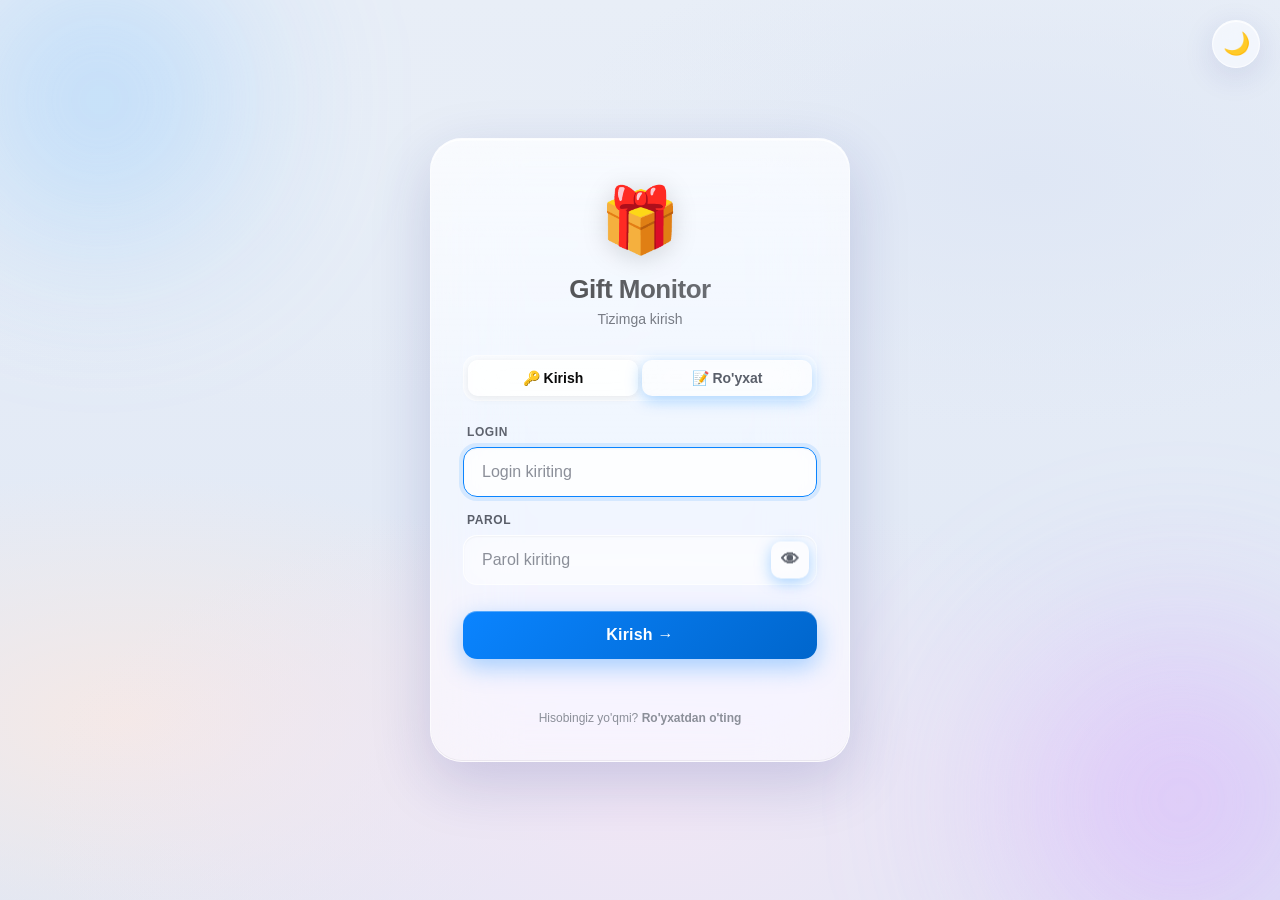
<file: inex.html>
<!DOCTYPE html>
<html lang="uz">
<head>
<meta charset="UTF-8">
<meta name="viewport" content="width=device-width, initial-scale=1.0, viewport-fit=cover">
<meta name="apple-mobile-web-app-capable" content="yes">
<meta name="apple-mobile-web-app-status-bar-style" content="black-translucent">
<meta name="theme-color" content="#000000">
<title>🎁 Gift Monitor</title>
<style>
/* ============================================================
   iOS 26 LIQUID GLASS — GLOBAL
   ============================================================ */
* {
  box-sizing: border-box; margin: 0; padding: 0;
  font-family: -apple-system, 'SF Pro Display', 'SF Pro Text',
               'Segoe UI', Roboto, sans-serif;
  -webkit-tap-highlight-color: transparent;
  -webkit-font-smoothing: antialiased;
}

:root {
  /* Yorug' rejim */
  --bg-grad-1: #e8eef7;
  --bg-grad-2: #dfe7f5;
  --bg-grad-3: #f0e6f5;
  --bg-grad-4: #f5e9e6;

  --glass-bg: rgba(255, 255, 255, 0.55);
  --glass-bg-strong: rgba(255, 255, 255, 0.72);
  --glass-bg-soft: rgba(255, 255, 255, 0.35);
  --glass-border: rgba(255, 255, 255, 0.65);
  --glass-border-soft: rgba(255, 255, 255, 0.4);
  --glass-shadow: 0 8px 32px rgba(31, 38, 135, 0.12);
  --glass-shadow-lg: 0 20px 60px rgba(31, 38, 135, 0.18);
  --glass-highlight: rgba(255, 255, 255, 0.85);

  --text: #0a0a0a;
  --text-soft: #5a5f6a;
  --text-faint: #8b8f99;

  --accent: #0a84ff;
  --accent-soft: rgba(10, 132, 255, 0.12);
  --up: #30d158;
  --down: #ff3b30;
  --flat: #8e8e93;
}

body.dark {
  --bg-grad-1: #0a0e1a;
  --bg-grad-2: #10142a;
  --bg-grad-3: #1a0f1e;
  --bg-grad-4: #0e0a1a;

  --glass-bg: rgba(30, 35, 50, 0.55);
  --glass-bg-strong: rgba(35, 40, 55, 0.72);
  --glass-bg-soft: rgba(40, 45, 60, 0.35);
  --glass-border: rgba(255, 255, 255, 0.12);
  --glass-border-soft: rgba(255, 255, 255, 0.08);
  --glass-shadow: 0 8px 32px rgba(0, 0, 0, 0.4);
  --glass-shadow-lg: 0 20px 60px rgba(0, 0, 0, 0.6);
  --glass-highlight: rgba(255, 255, 255, 0.18);

  --text: #f5f5f7;
  --text-soft: #a1a5b0;
  --text-faint: #6b6f7a;

  --accent: #0a84ff;
  --accent-soft: rgba(10, 132, 255, 0.2);
}

html, body {
  min-height: 100%;
  overflow-x: hidden;
}

body {
  background:
    radial-gradient(ellipse 80% 60% at 20% 10%, var(--bg-grad-1) 0%, transparent 60%),
    radial-gradient(ellipse 70% 50% at 80% 20%, var(--bg-grad-2) 0%, transparent 55%),
    radial-gradient(ellipse 80% 60% at 50% 90%, var(--bg-grad-3) 0%, transparent 60%),
    radial-gradient(ellipse 70% 50% at 10% 80%, var(--bg-grad-4) 0%, transparent 55%),
    linear-gradient(180deg, var(--bg-grad-1) 0%, var(--bg-grad-2) 100%);
  background-attachment: fixed;
  color: var(--text);
  min-height: 100vh;
  min-height: 100dvh;
  transition: color .3s;
  position: relative;
}

/* Suyuq shisha fon uchun "blob"lar */
body::before, body::after {
  content: ""; position: fixed; border-radius: 50%;
  filter: blur(80px); opacity: 0.55; pointer-events: none;
  z-index: 0;
  animation: float 20s ease-in-out infinite;
}
body::before {
  width: 400px; height: 400px;
  background: radial-gradient(circle, #7ac1ff, transparent 70%);
  top: -100px; left: -100px;
}
body::after {
  width: 500px; height: 500px;
  background: radial-gradient(circle, #d99bff, transparent 70%);
  bottom: -150px; right: -150px;
  animation-delay: -10s;
}
body.dark::before { background: radial-gradient(circle, #1e40af, transparent 70%); opacity: 0.4; }
body.dark::after  { background: radial-gradient(circle, #6d28d9, transparent 70%); opacity: 0.35; }

@keyframes float {
  0%, 100% { transform: translate(0, 0) scale(1); }
  33%      { transform: translate(60px, -40px) scale(1.1); }
  66%      { transform: translate(-40px, 50px) scale(0.95); }
}

/* Liquid Glass asosiy klass */
.glass {
  background: var(--glass-bg);
  backdrop-filter: blur(24px) saturate(180%);
  -webkit-backdrop-filter: blur(24px) saturate(180%);
  border: 1px solid var(--glass-border);
  box-shadow: var(--glass-shadow), inset 0 1px 0 var(--glass-highlight);
  position: relative;
  overflow: hidden;
}
.glass::before {
  content: ""; position: absolute; inset: 0;
  background: linear-gradient(135deg,
    var(--glass-highlight) 0%,
    transparent 40%,
    transparent 60%,
    var(--glass-highlight) 100%);
  opacity: 0.35; pointer-events: none;
  border-radius: inherit;
}

/* ==================== AUTH ==================== */
#authPage {
  min-height: 100vh;
  min-height: 100dvh;
  display: flex; align-items: center; justify-content: center;
  padding: 20px;
  padding-top: max(20px, env(safe-area-inset-top));
  padding-bottom: max(20px, env(safe-area-inset-bottom));
  position: relative; z-index: 1;
}

.auth-box {
  width: 100%; max-width: 420px;
  border-radius: 32px;
  padding: 44px 32px 36px;
  background: var(--glass-bg);
  backdrop-filter: blur(40px) saturate(180%);
  -webkit-backdrop-filter: blur(40px) saturate(180%);
  border: 1.5px solid var(--glass-border);
  box-shadow: var(--glass-shadow-lg),
              inset 0 1.5px 0 var(--glass-highlight),
              inset 0 -1px 0 rgba(0,0,0,0.05);
  position: relative;
  overflow: hidden;
  animation: slideIn .5s cubic-bezier(.2,.9,.3,1.2);
}
@keyframes slideIn {
  from { opacity: 0; transform: translateY(30px) scale(.96); }
  to   { opacity: 1; transform: translateY(0) scale(1); }
}
.auth-box::before {
  content: ""; position: absolute; top: 0; left: 0; right: 0; height: 50%;
  background: linear-gradient(180deg,
    var(--glass-highlight) 0%,
    transparent 100%);
  opacity: 0.5; pointer-events: none;
}

.auth-logo {
  font-size: 64px; text-align: center; margin-bottom: 16px;
  filter: drop-shadow(0 4px 12px rgba(0,0,0,.15));
  animation: bounce 2s ease-in-out infinite;
}
@keyframes bounce {
  0%, 100% { transform: translateY(0); }
  50%      { transform: translateY(-6px); }
}

.auth-box h1 {
  font-size: 26px; font-weight: 800; text-align: center;
  margin-bottom: 6px; letter-spacing: -0.5px;
  background: linear-gradient(135deg, var(--text) 0%, var(--text-soft) 100%);
  -webkit-background-clip: text; -webkit-text-fill-color: transparent;
}
.auth-box .sub {
  text-align: center; color: var(--text-soft);
  font-size: 14px; margin-bottom: 28px; font-weight: 500;
}

.auth-tabs {
  display: flex; gap: 4px;
  background: var(--glass-bg-soft);
  backdrop-filter: blur(20px);
  -webkit-backdrop-filter: blur(20px);
  padding: 4px; border-radius: 14px;
  margin-bottom: 24px;
  border: 1px solid var(--glass-border-soft);
}
.auth-tab {
  flex: 1; padding: 10px; border-radius: 10px; border: none;
  background: transparent; color: var(--text-soft);
  font-size: 14px; font-weight: 600; cursor: pointer;
  transition: all .3s cubic-bezier(.2,.9,.3,1.2);
  font-family: inherit;
}
.auth-tab.active {
  background: var(--glass-bg-strong);
  color: var(--text);
  box-shadow: 0 2px 8px rgba(0,0,0,.08),
              inset 0 1px 0 var(--glass-highlight);
}

.field { margin-bottom: 16px; }
.field label {
  display: block; font-size: 12px; font-weight: 700;
  color: var(--text-soft); margin-bottom: 8px;
  text-transform: uppercase; letter-spacing: .6px;
  padding-left: 4px;
}
.field input {
  width: 100%; padding: 15px 18px;
  border: 1.5px solid var(--glass-border);
  border-radius: 14px;
  background: var(--glass-bg-soft);
  backdrop-filter: blur(20px);
  -webkit-backdrop-filter: blur(20px);
  color: var(--text);
  font-size: 16px;
  font-family: inherit;
  transition: all .25s;
  box-shadow: inset 0 1px 2px rgba(0,0,0,.04);
  -webkit-appearance: none;
}
.field input::placeholder { color: var(--text-faint); }
.field input:focus {
  outline: none;
  border-color: var(--accent);
  background: var(--glass-bg-strong);
  box-shadow: 0 0 0 4px var(--accent-soft),
              inset 0 1px 2px rgba(0,0,0,.04);
}
.field .eye { position: relative; }
.field .eye input { padding-right: 50px; }
.field .eye button {
  position: absolute; right: 8px; top: 50%;
  transform: translateY(-50%);
  background: transparent; border: none;
  color: var(--text-soft); cursor: pointer;
  font-size: 18px; padding: 8px 10px;
  border-radius: 10px;
  transition: background .2s;
}
.field .eye button:hover { background: var(--glass-bg-soft); }

.auth-btn {
  width: 100%; padding: 15px; margin-top: 10px;
  background: linear-gradient(135deg, var(--accent) 0%, #0066cc 100%);
  color: #fff; border: none; border-radius: 14px;
  font-size: 16px; font-weight: 700;
  cursor: pointer;
  transition: all .25s cubic-bezier(.2,.9,.3,1.2);
  box-shadow: 0 8px 24px rgba(10,132,255,.35),
              inset 0 1px 0 rgba(255,255,255,.3);
  letter-spacing: .2px;
}
.auth-btn:hover { transform: translateY(-1px); box-shadow: 0 12px 32px rgba(10,132,255,.45), inset 0 1px 0 rgba(255,255,255,.3); }
.auth-btn:active { transform: translateY(0) scale(.98); }

.auth-err { color: var(--down); font-size: 13px; text-align: center;
            margin-top: 14px; min-height: 18px; font-weight: 600; }
.auth-ok  { color: var(--up); font-size: 13px; text-align: center;
            margin-top: 14px; min-height: 18px; font-weight: 600; }
.auth-hint { color: var(--text-faint); font-size: 12px;
             text-align: center; margin-top: 20px; font-weight: 500; }

.theme-toggle-fixed {
  position: fixed;
  top: max(20px, env(safe-area-inset-top));
  right: 20px;
  width: 48px; height: 48px; border-radius: 50%;
  border: 1.5px solid var(--glass-border);
  background: var(--glass-bg);
  backdrop-filter: blur(24px) saturate(180%);
  -webkit-backdrop-filter: blur(24px) saturate(180%);
  color: var(--text); font-size: 22px; cursor: pointer;
  display: flex; align-items: center; justify-content: center;
  transition: all .3s cubic-bezier(.2,.9,.3,1.2);
  box-shadow: var(--glass-shadow), inset 0 1px 0 var(--glass-highlight);
  z-index: 100;
}
.theme-toggle-fixed:hover { transform: scale(1.08) rotate(15deg); }
.theme-toggle-fixed:active { transform: scale(.95); }

/* ==================== SAYT ==================== */
#mainPage { display: none; position: relative; z-index: 1; }
#mainPage.active { display: block; }

header {
  display: flex; justify-content: space-between; align-items: center;
  padding: 14px 22px;
  padding-top: max(14px, env(safe-area-inset-top));
  background: var(--glass-bg);
  backdrop-filter: blur(30px) saturate(180%);
  -webkit-backdrop-filter: blur(30px) saturate(180%);
  border-bottom: 1px solid var(--glass-border);
  position: sticky; top: 0; z-index: 50;
  box-shadow: 0 4px 20px rgba(0,0,0,.06);
  gap: 12px;
  flex-wrap: wrap;
}
header h1 {
  font-size: 20px; font-weight: 800; letter-spacing: -0.4px;
  display: flex; align-items: center; gap: 8px;
}
.header-actions { display: flex; gap: 8px; align-items: center; flex-wrap: wrap; }

.user-badge {
  display: flex; align-items: center; gap: 8px;
  padding: 6px 14px 6px 6px;
  background: var(--glass-bg-soft);
  backdrop-filter: blur(20px);
  -webkit-backdrop-filter: blur(20px);
  border-radius: 100px;
  border: 1px solid var(--glass-border-soft);
  font-size: 13px; font-weight: 700;
}
.user-badge .av {
  width: 30px; height: 30px; border-radius: 50%;
  background: linear-gradient(135deg, var(--accent), #0066cc);
  color: #fff;
  display: flex; align-items: center; justify-content: center;
  font-size: 13px; font-weight: 800;
  box-shadow: 0 2px 8px rgba(10,132,255,.35);
}
.user-badge .admin-tag {
  font-size: 10px; padding: 2px 8px;
  background: rgba(48,209,88,.18);
  color: var(--up);
  border-radius: 100px;
  font-weight: 800;
  letter-spacing: .5px;
}

.icon-btn {
  width: 44px; height: 44px; border-radius: 50%;
  border: 1.5px solid var(--glass-border);
  background: var(--glass-bg-soft);
  backdrop-filter: blur(20px) saturate(180%);
  -webkit-backdrop-filter: blur(20px) saturate(180%);
  color: var(--text); font-size: 18px; cursor: pointer;
  display: flex; align-items: center; justify-content: center;
  transition: all .25s cubic-bezier(.2,.9,.3,1.2);
  box-shadow: inset 0 1px 0 var(--glass-highlight);
}
.icon-btn:hover { transform: scale(1.05); background: var(--glass-bg); }
.icon-btn:active { transform: scale(.95); }
.icon-btn.danger:hover {
  background: var(--down); color: #fff;
  border-color: var(--down);
  box-shadow: 0 4px 16px rgba(255,59,48,.35);
}

.page { display: none; }
.page.active { display: block; animation: fadeIn .35s ease; }
@keyframes fadeIn { from { opacity: 0; transform: translateY(8px); }
                    to   { opacity: 1; transform: translateY(0); } }

/* ==================== KATALOG ==================== */
.grid {
  display: grid;
  grid-template-columns: repeat(auto-fill, minmax(280px, 1fr));
  gap: 18px; padding: 24px;
  max-width: 1400px; margin: 0 auto;
  padding-left: max(24px, env(safe-area-inset-left));
  padding-right: max(24px, env(safe-area-inset-right));
}

.card {
  background: var(--glass-bg);
  backdrop-filter: blur(30px) saturate(180%);
  -webkit-backdrop-filter: blur(30px) saturate(180%);
  border: 1.5px solid var(--glass-border);
  border-radius: 24px; overflow: hidden;
  cursor: pointer;
  transition: all .35s cubic-bezier(.2,.9,.3,1.2);
  padding-bottom: 16px;
  position: relative;
  box-shadow: var(--glass-shadow),
              inset 0 1.5px 0 var(--glass-highlight);
}
.card::before {
  content: ""; position: absolute; top: 0; left: 0; right: 0; height: 40%;
  background: linear-gradient(180deg,
    var(--glass-highlight) 0%, transparent 100%);
  opacity: 0.4; pointer-events: none;
  border-radius: 24px 24px 0 0;
}
.card:hover {
  transform: translateY(-6px) scale(1.01);
  box-shadow: var(--glass-shadow-lg),
              inset 0 1.5px 0 var(--glass-highlight);
  border-color: var(--glass-highlight);
}
.card:active { transform: translateY(-2px) scale(.99); }

.img-wrap {
  height: 170px; display: flex;
  align-items: center; justify-content: center;
  background: var(--glass-bg-soft);
  margin: 8px; border-radius: 18px;
  position: relative; z-index: 1;
}
.img-wrap img {
  max-height: 100%; max-width: 100%;
  object-fit: contain; padding: 16px;
  filter: drop-shadow(0 8px 16px rgba(0,0,0,.15));
  transition: transform .4s;
}
.card:hover .img-wrap img { transform: scale(1.08); }
.placeholder { font-size: 64px; opacity: .9; }

.info { padding: 6px 20px 0; position: relative; z-index: 1; }
.info h3 {
  font-size: 16px; font-weight: 800;
  margin-bottom: 12px; letter-spacing: -0.2px;
  white-space: nowrap; overflow: hidden; text-overflow: ellipsis;
}
.price-row {
  display: flex; justify-content: space-between;
  align-items: center; gap: 8px;
}
.price {
  font-size: 22px; font-weight: 900;
  color: var(--text); letter-spacing: -0.6px;
}
.change {
  font-size: 12px; font-weight: 800;
  padding: 5px 10px; border-radius: 100px;
  white-space: nowrap;
  backdrop-filter: blur(10px);
  -webkit-backdrop-filter: blur(10px);
  border: 1px solid;
}
.change.up {
  color: var(--up); background: rgba(48,209,88,.12);
  border-color: rgba(48,209,88,.25);
}
.change.down {
  color: var(--down); background: rgba(255,59,48,.12);
  border-color: rgba(255,59,48,.25);
}
.change.flat {
  color: var(--flat); background: rgba(142,142,147,.12);
  border-color: rgba(142,142,147,.25);
}
.count {
  font-size: 12px; color: var(--text-soft);
  margin-top: 12px; font-weight: 600;
}

/* ==================== MODAL ==================== */
.modal-overlay {
  position: fixed; inset: 0;
  background: rgba(0,0,0,.4);
  backdrop-filter: blur(12px) saturate(140%);
  -webkit-backdrop-filter: blur(12px) saturate(140%);
  display: none; align-items: center; justify-content: center;
  padding: 20px; z-index: 200;
  padding-top: max(20px, env(safe-area-inset-top));
  padding-bottom: max(20px, env(safe-area-inset-bottom));
  animation: fadeIn .25s;
}
.modal-overlay.active { display: flex; }

.modal {
  background: var(--glass-bg-strong);
  backdrop-filter: blur(50px) saturate(180%);
  -webkit-backdrop-filter: blur(50px) saturate(180%);
  border: 1.5px solid var(--glass-border);
  border-radius: 32px;
  width: 100%; max-width: 900px;
  max-height: 90vh; overflow-y: auto;
  padding: 32px; position: relative;
  box-shadow: 0 30px 100px rgba(0,0,0,.4),
              inset 0 1.5px 0 var(--glass-highlight);
  animation: modalPop .4s cubic-bezier(.2,.9,.3,1.2);
}
@keyframes modalPop {
  from { opacity: 0; transform: translateY(30px) scale(.95); }
  to   { opacity: 1; transform: translateY(0) scale(1); }
}
.modal::-webkit-scrollbar { width: 6px; }
.modal::-webkit-scrollbar-thumb {
  background: var(--glass-border); border-radius: 3px;
}

.modal-close {
  position: absolute; top: 20px; right: 20px;
  width: 42px; height: 42px; border-radius: 50%;
  background: var(--glass-bg);
  backdrop-filter: blur(20px);
  -webkit-backdrop-filter: blur(20px);
  border: 1.5px solid var(--glass-border);
  color: var(--text); font-size: 20px; cursor: pointer;
  display: flex; align-items: center; justify-content: center;
  transition: all .25s;
  box-shadow: inset 0 1px 0 var(--glass-highlight);
}
.modal-close:hover {
  background: var(--down); color: #fff;
  border-color: var(--down);
  transform: rotate(90deg) scale(1.05);
}

.modal-header {
  display: flex; gap: 22px; align-items: center;
  margin-bottom: 28px; flex-wrap: wrap;
}
.modal-img {
  width: 120px; height: 120px; border-radius: 24px;
  background: var(--glass-bg-soft);
  border: 1px solid var(--glass-border-soft);
  display: flex; align-items: center;
  justify-content: center; flex-shrink: 0;
  backdrop-filter: blur(20px);
  -webkit-backdrop-filter: blur(20px);
}
.modal-img img {
  max-width: 100%; max-height: 100%;
  object-fit: contain; padding: 14px;
}
.modal-img .placeholder { font-size: 56px; }
.modal-info h2 {
  font-size: 26px; font-weight: 900;
  margin-bottom: 10px; letter-spacing: -0.6px;
}
.modal-info .cur-price {
  font-size: 34px; font-weight: 900;
  letter-spacing: -1px;
  background: linear-gradient(135deg, var(--accent), #0066cc);
  -webkit-background-clip: text; -webkit-text-fill-color: transparent;
}
.modal-info .meta {
  color: var(--text-soft); font-size: 13px;
  margin-top: 10px; font-weight: 600;
}

.chart-tabs {
  display: flex; gap: 4px;
  background: var(--glass-bg-soft);
  backdrop-filter: blur(20px);
  -webkit-backdrop-filter: blur(20px);
  padding: 4px; border-radius: 14px;
  margin-bottom: 22px; width: fit-content;
  border: 1px solid var(--glass-border-soft);
}
.chart-tab {
  padding: 10px 20px; border-radius: 10px; border: none;
  background: transparent; color: var(--text-soft);
  font-size: 13px; font-weight: 700;
  cursor: pointer; font-family: inherit;
  transition: all .25s;
}
.chart-tab.active {
  background: var(--glass-bg-strong);
  color: var(--text);
  box-shadow: 0 2px 8px rgba(0,0,0,.08),
              inset 0 1px 0 var(--glass-highlight);
}

.chart-container {
  background: var(--glass-bg-soft);
  backdrop-filter: blur(20px);
  -webkit-backdrop-filter: blur(20px);
  border: 1px solid var(--glass-border-soft);
  border-radius: 20px;
  padding: 28px 22px 22px; position: relative; overflow: hidden;
}
.big-bars {
  display: flex; gap: 10px; align-items: flex-end;
  height: 280px; overflow-x: auto; padding: 0 6px;
  position: relative; z-index: 1;
}
.big-bars::-webkit-scrollbar { height: 6px; }
.big-bars::-webkit-scrollbar-thumb {
  background: var(--glass-border); border-radius: 3px;
}
.bb-item {
  display: flex; flex-direction: column; align-items: center;
  min-width: 60px; flex: 1;
  justify-content: flex-end; height: 100%;
}
.bb-bar {
  width: 100%; max-width: 44px;
  border-radius: 8px 8px 4px 4px;
  transition: all .4s cubic-bezier(.2,.9,.3,1.2);
  min-height: 8px;
  box-shadow: 0 4px 12px rgba(0,0,0,.15);
  position: relative;
}
.bb-bar::before {
  content: ""; position: absolute; top: 0; left: 0; right: 0; height: 40%;
  background: linear-gradient(180deg, rgba(255,255,255,.4), transparent);
  border-radius: 8px 8px 0 0;
  pointer-events: none;
}
.bb-bar.up   { background: linear-gradient(180deg, #34d967, #30d158); }
.bb-bar.down { background: linear-gradient(180deg, #ff5757, #ff3b30); }
.bb-bar.flat { background: linear-gradient(180deg, #a1a5b0, #8e8e93); }

.bb-val {
  font-size: 12px; font-weight: 800;
  margin-bottom: 6px; white-space: nowrap;
  color: var(--text);
}
.bb-item.up   .bb-val { color: var(--up); }
.bb-item.down .bb-val { color: var(--down); }
.bb-label {
  font-size: 10px; color: var(--text-soft);
  margin-top: 10px; font-weight: 700;
  text-align: center; line-height: 1.3;
}

.chart-grid {
  position: absolute; inset: 28px 22px 55px 22px;
  pointer-events: none; z-index: 0;
}
.grid-line {
  position: absolute; left: 0; right: 0;
  border-top: 1px dashed var(--glass-border);
}
.grid-label {
  position: absolute; left: 0;
  font-size: 10px; color: var(--text-soft);
  background: var(--glass-bg-soft);
  padding: 2px 8px; transform: translateY(-50%);
  border-radius: 100px; font-weight: 700;
}

.legend {
  display: flex; gap: 20px; flex-wrap: wrap;
  margin-top: 24px; padding-top: 20px;
  border-top: 1px solid var(--glass-border-soft);
}
.legend-item {
  display: flex; align-items: center; gap: 8px;
  font-size: 13px; color: var(--text-soft);
  font-weight: 700;
}
.legend-dot {
  width: 14px; height: 14px; border-radius: 4px;
  box-shadow: 0 2px 6px rgba(0,0,0,.15);
}
.legend-dot.up   { background: linear-gradient(180deg, #34d967, #30d158); }
.legend-dot.down { background: linear-gradient(180deg, #ff5757, #ff3b30); }
.legend-dot.flat { background: linear-gradient(180deg, #a1a5b0, #8e8e93); }

.summary {
  display: grid;
  grid-template-columns: repeat(auto-fit, minmax(150px, 1fr));
  gap: 12px; margin-top: 24px;
}
.sum-item {
  background: var(--glass-bg-soft);
  backdrop-filter: blur(20px);
  -webkit-backdrop-filter: blur(20px);
  border: 1px solid var(--glass-border-soft);
  border-radius: 16px; padding: 16px;
  box-shadow: inset 0 1px 0 var(--glass-highlight);
}
.sum-item .lbl {
  font-size: 10px; color: var(--text-soft);
  text-transform: uppercase; letter-spacing: .8px;
  font-weight: 800; margin-bottom: 8px;
}
.sum-item .val {
  font-size: 20px; font-weight: 900;
  letter-spacing: -0.4px;
}
.sum-item .val.up   { color: var(--up); }
.sum-item .val.down { color: var(--down); }

/* ==================== ADMIN PANEL ==================== */
.wrap {
  max-width: 1200px; margin: 0 auto; padding: 24px;
  padding-left: max(24px, env(safe-area-inset-left));
  padding-right: max(24px, env(safe-area-inset-right));
}
.panel {
  background: var(--glass-bg);
  backdrop-filter: blur(30px) saturate(180%);
  -webkit-backdrop-filter: blur(30px) saturate(180%);
  border: 1.5px solid var(--glass-border);
  border-radius: 24px;
  padding: 26px; margin-bottom: 20px;
  box-shadow: var(--glass-shadow),
              inset 0 1px 0 var(--glass-highlight);
}
.panel h2 {
  font-size: 17px; font-weight: 800;
  margin-bottom: 20px;
  display: flex; align-items: center; gap: 10px;
  letter-spacing: -0.3px;
}

input, button, select {
  padding: 13px 16px;
  border-radius: 14px;
  border: 1.5px solid var(--glass-border);
  background: var(--glass-bg-soft);
  backdrop-filter: blur(20px);
  -webkit-backdrop-filter: blur(20px);
  color: var(--text);
  font-size: 15px; font-family: inherit;
  transition: all .25s;
  -webkit-appearance: none;
}
input:focus {
  outline: none;
  border-color: var(--accent);
  background: var(--glass-bg-strong);
  box-shadow: 0 0 0 4px var(--accent-soft);
}
button {
  background: linear-gradient(135deg, var(--accent), #0066cc);
  color: #fff; border-color: transparent;
  cursor: pointer; font-weight: 700;
  box-shadow: 0 4px 16px rgba(10,132,255,.35),
              inset 0 1px 0 rgba(255,255,255,.3);
}
button:hover { transform: translateY(-1px); }
button:active { transform: translateY(0) scale(.98); }
button.danger {
  background: linear-gradient(135deg, #ff5757, #ff3b30);
  border-color: transparent;
  color: #fff; padding: 9px 14px; font-size: 13px;
  box-shadow: 0 4px 16px rgba(255,59,48,.35);
}
button.ghost {
  background: var(--glass-bg-soft);
  color: var(--text-soft);
  border: 1.5px solid var(--glass-border);
  box-shadow: inset 0 1px 0 var(--glass-highlight);
}
button.ghost:hover {
  background: var(--glass-bg);
  color: var(--text);
}

form { display: flex; flex-wrap: wrap; gap: 10px; align-items: center; }
form input { flex: 1; min-width: 160px; }
form input[type=file] {
  padding: 11px; color: var(--text-soft); font-size: 13px;
}

.stats {
  display: grid;
  grid-template-columns: repeat(auto-fit, minmax(170px, 1fr));
  gap: 14px;
}
.stat-box {
  background: var(--glass-bg-soft);
  backdrop-filter: blur(20px);
  -webkit-backdrop-filter: blur(20px);
  border: 1.5px solid var(--glass-border-soft);
  border-radius: 18px; padding: 22px; text-align: center;
  box-shadow: inset 0 1px 0 var(--glass-highlight);
  transition: all .3s;
}
.stat-box:hover { transform: translateY(-3px); }
.stat-box .val {
  font-size: 34px; font-weight: 900;
  letter-spacing: -1.2px;
  background: linear-gradient(135deg, var(--accent), #0066cc);
  -webkit-background-clip: text; -webkit-text-fill-color: transparent;
}
.stat-box .lbl {
  font-size: 11px; color: var(--text-soft);
  margin-top: 8px;
  text-transform: uppercase; letter-spacing: .8px;
  font-weight: 800;
}

table { width: 100%; border-collapse: collapse; }
th, td {
  padding: 14px 10px; text-align: left;
  border-bottom: 1px solid var(--glass-border-soft);
  font-size: 14px;
}
th {
  color: var(--text-soft); font-size: 11px;
  text-transform: uppercase; letter-spacing: .8px;
  font-weight: 800;
}
td img { max-height: 48px; border-radius: 10px; }
td input[type=number] {
  width: 100px; padding: 9px 12px; font-size: 14px;
}

.empty {
  text-align: center; padding: 90px 20px;
  color: var(--text-soft);
}
.empty p { margin-top: 12px; font-size: 16px; font-weight: 600; }

.user-row {
  display: flex; justify-content: space-between;
  align-items: center; padding: 14px 0;
  border-bottom: 1px solid var(--glass-border-soft);
}
.user-row:last-child { border-bottom: none; }
.user-row .uinfo { display: flex; align-items: center; gap: 14px; }
.user-row .av {
  width: 44px; height: 44px; border-radius: 50%;
  background: linear-gradient(135deg, var(--accent), #0066cc);
  color: #fff;
  display: flex; align-items: center; justify-content: center;
  font-weight: 800; font-size: 16px;
  box-shadow: 0 4px 12px rgba(10,132,255,.35);
}
.user-row .name { font-weight: 800; font-size: 15px; }
.user-row .meta {
  font-size: 12px; color: var(--text-soft);
  margin-top: 3px; font-weight: 600;
}

/* ==================== TOAST ==================== */
.toast {
  position: fixed;
  bottom: max(24px, env(safe-area-inset-bottom));
  right: 24px; left: 24px;
  max-width: 400px;
  margin-left: auto;
  background: var(--glass-bg-strong);
  backdrop-filter: blur(40px) saturate(180%);
  -webkit-backdrop-filter: blur(40px) saturate(180%);
  border: 1.5px solid var(--glass-border);
  color: var(--text);
  padding: 16px 24px;
  border-radius: 18px;
  font-weight: 700; font-size: 14px;
  opacity: 0; transition: all .35s cubic-bezier(.2,.9,.3,1.2);
  pointer-events: none; z-index: 1000;
  box-shadow: var(--glass-shadow-lg),
              inset 0 1px 0 var(--glass-highlight);
  transform: translateY(20px);
}
.toast.show { opacity: 1; transform: translateY(0); }

/* ==================== MOBIL / iPhone ==================== */
@media (max-width: 700px) {
  header { padding: 12px 16px; gap: 10px; }
  header h1 { font-size: 17px; }
  .header-actions { gap: 6px; }
  .user-badge { padding: 5px 12px 5px 5px; font-size: 12px; }
  .user-badge .av { width: 26px; height: 26px; font-size: 12px; }
  .user-badge span.name { display: none; }
  .icon-btn { width: 40px; height: 40px; font-size: 16px; }

  .grid {
    grid-template-columns: 1fr;
    padding: 16px; gap: 14px;
  }
  .panel { padding: 20px; border-radius: 20px; }
  .auth-box { padding: 36px 24px 28px; border-radius: 28px; }
  .auth-logo { font-size: 56px; }
  .auth-box h1 { font-size: 22px; }
  .modal { padding: 24px 20px; border-radius: 28px; }
  .modal-header { flex-direction: column; text-align: center; }
  .modal-img { width: 100px; height: 100px; }
  .modal-info .cur-price { font-size: 28px; }
  .modal-info h2 { font-size: 22px; }
  .big-bars { height: 220px; }
  .bb-item { min-width: 48px; }
  .bb-bar { max-width: 36px; }
  .stat-box .val { font-size: 28px; }
  .chart-tabs { overflow-x: auto; max-width: 100%; }
}

/* iPhone notch / Dynamic Island uchun */
@supports (padding: env(safe-area-inset-top)) {
  header {
    padding-top: max(14px, env(safe-area-inset-top));
  }
  .wrap {
    padding-bottom: max(24px, env(safe-area-inset-bottom));
  }
}
</style>
</head>
<body>

<!-- ==================== AUTH ==================== -->
<div id="authPage">
  <button class="theme-toggle-fixed" onclick="toggleTheme()" id="themeBtnAuth">🌙</button>
  <div class="auth-box">
    <div class="auth-logo">🎁</div>
    <h1>Gift Monitor</h1>
    <p class="sub" id="authSub">Tizimga kirish</p>

    <div class="auth-tabs">
      <button class="auth-tab active" id="tabLogin" onclick="switchAuth('login')">🔑 Kirish</button>
      <button class="auth-tab" id="tabRegister" onclick="switchAuth('register')">📝 Ro'yxat</button>
    </div>

    <div id="loginForm">
      <div class="field">
        <label>Login</label>
        <input type="text" id="loginUser" placeholder="Login kiriting"
               autocomplete="username"
               onkeydown="if(event.key==='Enter')doLogin()">
      </div>
      <div class="field">
        <label>Parol</label>
        <div class="eye">
          <input type="password" id="loginPass" placeholder="Parol kiriting"
                 autocomplete="current-password"
                 onkeydown="if(event.key==='Enter')doLogin()">
          <button type="button" onclick="togglePass('loginPass', this)">👁</button>
        </div>
      </div>
      <button class="auth-btn" onclick="doLogin()">Kirish →</button>
      <p class="auth-err" id="loginErr"></p>
    </div>

    <div id="registerForm" style="display:none">
      <div class="field">
        <label>Login</label>
        <input type="text" id="regUser" placeholder="Login (min 3 belgi)"
               autocomplete="username"
               onkeydown="if(event.key==='Enter')doRegister()">
      </div>
      <div class="field">
        <label>Parol</label>
        <div class="eye">
          <input type="password" id="regPass" placeholder="Parol (min 4 belgi)"
                 autocomplete="new-password"
                 onkeydown="if(event.key==='Enter')doRegister()">
          <button type="button" onclick="togglePass('regPass', this)">👁</button>
        </div>
      </div>
      <div class="field">
        <label>Parolni takrorlang</label>
        <div class="eye">
          <input type="password" id="regPass2" placeholder="Parolni qayta kiriting"
                 autocomplete="new-password"
                 onkeydown="if(event.key==='Enter')doRegister()">
          <button type="button" onclick="togglePass('regPass2', this)">👁</button>
        </div>
      </div>
      <button class="auth-btn" onclick="doRegister()">Ro'yxatdan o'tish →</button>
      <p class="auth-err" id="regErr"></p>
      <p class="auth-ok" id="regOk"></p>
    </div>

    <p class="auth-hint" id="authHint">
      Hisobingiz yo'qmi? <b>Ro'yxatdan o'ting</b>
    </p>
  </div>
</div>

<!-- ==================== SAYT ==================== -->
<div id="mainPage">
  <header>
    <h1>🎁 Gift Narxlar</h1>
    <div class="header-actions">
      <div class="user-badge">
        <div class="av" id="userAv">U</div>
        <span class="name" id="userName">user</span>
        <span class="admin-tag" id="adminTag" style="display:none">ADMIN</span>
      </div>
      <button class="icon-btn" onclick="toggleTheme()" id="themeBtn" title="Rejim">🌙</button>
      <button class="icon-btn danger" onclick="logout()" title="Chiqish">⏻</button>
    </div>
  </header>

  <!-- KATALOG -->
  <div class="page active" id="pageHome">
    <div class="grid" id="grid"></div>
    <div id="emptyBox"></div>
  </div>

  <!-- ADMIN PANEL — faqat admin kirsa ko'rinadi -->
  <div class="page" id="pageAdmin">
    <div class="wrap">
      <div class="panel">
        <h2>➕ Yangi Gift qo'shish</h2>
        <form id="addForm" onsubmit="addGift(event)">
          <input name="name" placeholder="🎁 Nomi" required>
          <input name="base_price" type="number" step="0.01" placeholder="💰 Narx (stars)" required>
          <input name="count" type="number" placeholder="📦 Soni" value="0">
          <input name="image" type="file" accept="image/*">
          <button type="submit">➕ Qo'shish</button>
        </form>
      </div>

      <div class="panel">
        <h2>📊 Statistika</h2>
        <div class="stats" id="stats"></div>
      </div>

      <div class="panel">
        <h2>🎁 Giftlar ro'yxati</h2>
        <div style="overflow-x:auto">
          <table id="giftTable">
            <thead>
              <tr>
                <th>Rasm</th><th>Nomi</th><th>Boshlang'ich</th>
                <th>Joriy narx</th><th>Soni</th><th>Amal</th>
              </tr>
            </thead>
            <tbody></tbody>
          </table>
        </div>
      </div>

      <div class="panel">
        <h2>👥 Foydalanuvchilar</h2>
        <div id="usersList"></div>
      </div>

      <div class="panel">
        <h2>⚙️ Boshqa amallar</h2>
        <button class="ghost" onclick="exportData()">⬇️ Backup</button>
        <button class="danger" onclick="clearAll()">🗑 Hammasini o'chirish</button>
      </div>
    </div>
  </div>
</div>

<!-- ==================== MODAL ==================== -->
<div class="modal-overlay" id="modalOverlay" onclick="if(event.target===this)closeModal()">
  <div class="modal">
    <button class="modal-close" onclick="closeModal()">✕</button>
    <div id="modalContent"></div>
  </div>
</div>

<div id="toast" class="toast"></div>

<script>
/* ============================================================
   ADMIN — KIRISHDA LOGIN/PAROL ORQALI AVTOMATIK ANIQLANADI
   ============================================================ */
const ADMIN_LOGIN    = "admin1234";
const ADMIN_PASSWORD = "admin1234";

/* ============================================================
   SOZLAMALAR
   ============================================================ */
const LS_USERS  = "gm_users";
const LS_GIFTS  = "gm_gifts";
const LS_VISITS = "gm_visits";
const LS_AUTH   = "gm_auth";
const LS_THEME  = "gm_theme";

let currentModalGiftId = null;
let currentChartMode = "day";

/* ============================================================
   AUTH
   ============================================================ */
function switchAuth(mode) {
  const isLogin = mode === "login";
  document.getElementById("tabLogin").classList.toggle("active", isLogin);
  document.getElementById("tabRegister").classList.toggle("active", !isLogin);
  document.getElementById("loginForm").style.display = isLogin ? "block" : "none";
  document.getElementById("registerForm").style.display = isLogin ? "none" : "block";
  document.getElementById("authSub").innerText = isLogin ? "Tizimga kirish" : "Yangi hisob yaratish";
  document.getElementById("authHint").innerHTML = isLogin
    ? `Hisobingiz yo'qmi? <b>Ro'yxatdan o'ting</b>`
    : `Hisobingiz bormi? <b>Kirish</b>`;
}

function togglePass(id, btn) {
  const inp = document.getElementById(id);
  inp.type = inp.type === "password" ? "text" : "password";
  btn.innerText = inp.type === "password" ? "👁" : "🙈";
}

function loadUsers() {
  try { return JSON.parse(localStorage.getItem(LS_USERS)) || []; } catch { return []; }
}
function saveUsers(u) { localStorage.setItem(LS_USERS, JSON.stringify(u)); }

function doRegister() {
  const u = document.getElementById("regUser").value.trim();
  const p = document.getElementById("regPass").value;
  const p2 = document.getElementById("regPass2").value;
  const err = document.getElementById("regErr");
  const ok  = document.getElementById("regOk");
  err.innerText = ""; ok.innerText = "";

  if (u.length < 3) { err.innerText = "❌ Login kamida 3 belgi!"; return; }
  if (p.length < 4) { err.innerText = "❌ Parol kamida 4 belgi!"; return; }
  if (p !== p2)     { err.innerText = "❌ Parollar mos emas!"; return; }

  // Admin login bilan bir xil bo'lmasin
  if (u.toLowerCase() === ADMIN_LOGIN.toLowerCase()) {
    err.innerText = "❌ Bu login band!"; return;
  }

  const users = loadUsers();
  if (users.some(x => x.username.toLowerCase() === u.toLowerCase())) {
    err.innerText = "❌ Bu login band!"; return;
  }

  users.push({ username: u, password: p, created_at: new Date().toISOString() });
  saveUsers(users);

  ok.innerText = "✅ Muvaffaqiyat! Kirishga o'tilmoqda...";
  setTimeout(() => {
    document.getElementById("loginUser").value = u;
    document.getElementById("regUser").value = "";
    document.getElementById("regPass").value = "";
    document.getElementById("regPass2").value = "";
    switchAuth("login");
    document.getElementById("loginPass").focus();
  }, 800);
}

/* ============================================================
   LOGIN — ADMIN avtomatik aniqlanadi
   ============================================================ */
function doLogin() {
  const u = document.getElementById("loginUser").value.trim();
  const p = document.getElementById("loginPass").value;
  const err = document.getElementById("loginErr");
  err.innerText = "";

  if (!u || !p) { err.innerText = "❌ Login va parolni kiriting!"; return; }

  // 1) ADMIN tekshirish
  if (u === ADMIN_LOGIN && p === ADMIN_PASSWORD) {
    sessionStorage.setItem(LS_AUTH, JSON.stringify({
      username: u,
      is_admin: true
    }));
    openMain();
    toast("🔓 Admin sifatida kirdingiz");
    return;
  }

  // 2) Oddiy foydalanuvchi
  const users = loadUsers();
  const found = users.find(x =>
    x.username.toLowerCase() === u.toLowerCase() && x.password === p
  );
  if (!found) {
    err.innerText = "❌ Login yoki parol xato!";
    document.getElementById("loginPass").value = "";
    return;
  }

  sessionStorage.setItem(LS_AUTH, JSON.stringify({
    username: found.username,
    is_admin: false
  }));
  openMain();
  toast("✅ Xush kelibsiz, " + found.username + "!");
}

function logout() {
  if (!confirm("Chiqishni tasdiqlaysizmi?")) return;
  sessionStorage.removeItem(LS_AUTH);
  document.getElementById("mainPage").classList.remove("active");
  document.getElementById("authPage").style.display = "flex";
  document.getElementById("loginUser").value = "";
  document.getElementById("loginPass").value = "";
  document.getElementById("loginErr").innerText = "";
  switchAuth("login");
}

function openMain() {
  document.getElementById("authPage").style.display = "none";
  document.getElementById("mainPage").classList.add("active");

  const auth = JSON.parse(sessionStorage.getItem(LS_AUTH) || "{}");
  const name = auth.username || "user";
  const isAdmin = !!auth.is_admin;

  document.getElementById("userName").innerText = name;
  document.getElementById("userAv").innerText = name[0].toUpperCase();

  // ADMIN belgisi
  const adminTag = document.getElementById("adminTag");
  if (isAdmin) {
    adminTag.style.display = "inline-block";
  } else {
    adminTag.style.display = "none";
  }

  // Ko'rinish: admin bo'lsa — admin panel; oddiy — katalog
  if (isAdmin) {
    document.getElementById("pageAdmin").classList.add("active");
    document.getElementById("pageHome").classList.remove("active");
    renderGiftTable();
    loadStats();
    renderUsers();
  } else {
    document.getElementById("pageHome").classList.add("active");
    document.getElementById("pageAdmin").classList.remove("active");
  }

  renderCatalog();
}

/* ============================================================
   TEMA
   ============================================================ */
function applyTheme(theme) {
  const isDark = theme === "dark";
  document.body.classList.toggle("dark", isDark);
  const btn = document.getElementById("themeBtn");
  const btnAuth = document.getElementById("themeBtnAuth");
  if (btn) btn.innerText = isDark ? "☀️" : "🌙";
  if (btnAuth) btnAuth.innerText = isDark ? "☀️" : "🌙";
  localStorage.setItem(LS_THEME, theme);
  const meta = document.querySelector('meta[name="theme-color"]');
  if (meta) meta.content = isDark ? "#0a0e1a" : "#e8eef7";
}
function toggleTheme() {
  const cur = localStorage.getItem(LS_THEME) || "light";
  applyTheme(cur === "dark" ? "light" : "dark");
}

/* ============================================================
   YORDAMCHI
   ============================================================ */
function loadGifts() {
  try { return JSON.parse(localStorage.getItem(LS_GIFTS)) || []; } catch { return []; }
}
function saveGifts(g) { localStorage.setItem(LS_GIFTS, JSON.stringify(g)); }

function dayKey(d) {
  const x = new Date(d);
  return x.getFullYear() + "-" +
    String(x.getMonth()+1).padStart(2,"0") + "-" +
    String(x.getDate()).padStart(2,"0");
}
function monthKey(d) {
  const x = new Date(d);
  return x.getFullYear() + "-" + String(x.getMonth()+1).padStart(2,"0");
}
function hourKey(d) {
  const x = new Date(d);
  return dayKey(x) + " " + String(x.getHours()).padStart(2,"0");
}
const UZ_MONTHS = ["Yan","Fev","Mar","Apr","May","Iyn","Iyl","Avg","Sen","Okt","Noy","Dek"];

function trackVisit() {
  let v = JSON.parse(localStorage.getItem(LS_VISITS)) || [];
  v.push({ date: new Date().toISOString() });
  if (v.length > 1000) v = v.slice(-1000);
  localStorage.setItem(LS_VISITS, JSON.stringify(v));
}

/* ============================================================
   KATALOG
   ============================================================ */
function renderCatalog() {
  const gifts = loadGifts();
  const grid = document.getElementById("grid");
  const emptyBox = document.getElementById("emptyBox");
  if (!grid) return;
  grid.innerHTML = "";
  emptyBox.innerHTML = "";

  if (!gifts.length) {
    emptyBox.innerHTML = `
      <div class="empty">
        <div style="font-size:70px">🎁</div>
        <p>Hozircha giftlar yo'q.</p>
        <p style="font-size:13px;margin-top:8px;color:var(--text-faint)">
          Admin kirmaguncha hech narsa qo'shilmaydi
        </p>
      </div>`;
    return;
  }

  gifts.forEach(g => {
    const history = g.history || [];
    const last = history.length >= 2 ? history[history.length-2].price : g.base_price;
    let change = 0;
    if (last > 0) change = ((g.current_price - last) / last) * 100;

    let arrow, cls;
    if (change > 0.01)       { arrow = "▲"; cls = "up"; }
    else if (change < -0.01) { arrow = "▼"; cls = "down"; }
    else                     { arrow = "●"; cls = "flat"; }

    const imgHtml = g.image
      ? `<img src="${g.image}" alt="${g.name}">`
      : `<div class="placeholder">🎁</div>`;

    const card = document.createElement("div");
    card.className = "card";
    card.onclick = () => openGiftModal(g.id);
    card.innerHTML = `
      <div class="img-wrap">${imgHtml}</div>
      <div class="info">
        <h3>${g.name}</h3>
        <div class="price-row">
          <span class="price">${Math.round(g.current_price)} ⭐</span>
          <span class="change ${cls}">${arrow} ${Math.abs(change).toFixed(1)}%</span>
        </div>
        <div class="count">📦 Soni: ${g.count} ta</div>
      </div>`;
    grid.appendChild(card);
  });
}

/* ============================================================
   MODAL
   ============================================================ */
function openGiftModal(id) {
  const g = loadGifts().find(x => x.id === id);
  if (!g) return;
  currentModalGiftId = id;
  currentChartMode = "day";
  renderModal(g);
  document.getElementById("modalOverlay").classList.add("active");
}
function closeModal() {
  document.getElementById("modalOverlay").classList.remove("active");
  currentModalGiftId = null;
}

function renderModal(g) {
  const history = g.history || [];
  const imgHtml = g.image
    ? `<img src="${g.image}" alt="${g.name}">`
    : `<div class="placeholder">🎁</div>`;

  const first = history[0]?.price ?? g.base_price;
  const last = history[history.length-1]?.price ?? g.current_price;
  const totalChange = first > 0 ? ((last - first) / first) * 100 : 0;
  const prices = history.map(h => h.price);
  const maxP = Math.max(...prices, g.current_price, 1);
  const minP = Math.min(...prices, g.current_price);

  const html = `
    <div class="modal-header">
      <div class="modal-img">${imgHtml}</div>
      <div class="modal-info" style="flex:1">
        <h2>${g.name}</h2>
        <div class="cur-price">${Math.round(g.current_price)} ⭐</div>
        <div class="meta">
          📦 Soni: ${g.count} ta · 📅 ${history.length} ta yozuv
        </div>
      </div>
    </div>

    <div class="chart-tabs">
      <button class="chart-tab active" data-mode="day"   onclick="setChartMode('day')">📅 Kunlik</button>
      <button class="chart-tab" data-mode="hour"  onclick="setChartMode('hour')">🕐 Soatlik</button>
      <button class="chart-tab" data-mode="month" onclick="setChartMode('month')">📆 Oylik</button>
    </div>

    <div class="chart-container" id="chartContainer"></div>

    <div class="legend">
      <div class="legend-item"><div class="legend-dot up"></div> Narx ko'tarilgan</div>
      <div class="legend-item"><div class="legend-dot down"></div> Narx tushgan</div>
      <div class="legend-item"><div class="legend-dot flat"></div> O'zgarmagan</div>
    </div>

    <div class="summary">
      <div class="sum-item">
        <div class="lbl">Boshlang'ich</div>
        <div class="val">${Math.round(first)} ⭐</div>
      </div>
      <div class="sum-item">
        <div class="lbl">Joriy</div>
        <div class="val">${Math.round(last)} ⭐</div>
      </div>
      <div class="sum-item">
        <div class="lbl">Jami o'zgarish</div>
        <div class="val ${totalChange > 0 ? "up" : totalChange < 0 ? "down" : ""}">
          ${totalChange > 0 ? "+" : ""}${totalChange.toFixed(1)}%
        </div>
      </div>
      <div class="sum-item">
        <div class="lbl">Eng yuqori</div>
        <div class="val up">${Math.round(maxP)} ⭐</div>
      </div>
      <div class="sum-item">
        <div class="lbl">Eng past</div>
        <div class="val down">${Math.round(minP)} ⭐</div>
      </div>
    </div>
  `;
  document.getElementById("modalContent").innerHTML = html;
  renderChart(g, currentChartMode);
}

function setChartMode(mode) {
  currentChartMode = mode;
  document.querySelectorAll(".chart-tab").forEach(t => {
    t.classList.toggle("active", t.dataset.mode === mode);
  });
  const g = loadGifts().find(x => x.id === currentModalGiftId);
  if (g) renderChart(g, mode);
}

/* ============================================================
   CHART
   ============================================================ */
function renderChart(g, mode) {
  const history = g.history || [];
  const container = document.getElementById("chartContainer");
  if (!container) return;

  if (!history.length) {
    container.innerHTML = `<div style="text-align:center;color:var(--text-soft);padding:40px">Tarix yo'q</div>`;
    return;
  }

  let groups = {};
  history.forEach(h => {
    let key;
    if (mode === "hour")       key = hourKey(h.date);
    else if (mode === "month") key = monthKey(h.date);
    else                       key = dayKey(h.date);
    if (!groups[key]) groups[key] = [];
    groups[key].push(h.price);
  });

  let points = Object.keys(groups).sort().map(k => {
    const prices = groups[k];
    return { key: k, price: prices[prices.length - 1] };
  });
  points = points.slice(-30);

  points.forEach((p, i) => {
    if (i === 0) {
      const base = g.base_price;
      p.diff = base > 0 ? ((p.price - base) / base) * 100 : 0;
    } else {
      const prev = points[i-1].price;
      p.diff = prev > 0 ? ((p.price - prev) / prev) * 100 : 0;
    }
    if (p.diff > 0.01) p.dir = "up";
    else if (p.diff < -0.01) p.dir = "down";
    else p.dir = "flat";
  });

  const prices = points.map(p => p.price);
  const maxP = Math.max(...prices, g.current_price, 1);
  const minP = Math.min(...prices, g.current_price);
  const range = maxP - minP || 1;

  function makeLabel(key) {
    if (mode === "hour") {
      const [date, hour] = key.split(" ");
      const [,m,d] = date.split("-");
      return `${d}.${m} ${hour}:00`;
    }
    if (mode === "month") {
      const [y, m] = key.split("-");
      return UZ_MONTHS[parseInt(m)-1] + " " + y.slice(2);
    }
    const [,m,d] = key.split("-");
    return `${d}.${m}`;
  }

  let barsHtml = "";
  points.forEach(p => {
    const heightPct = 15 + ((p.price - minP) / range) * 85;
    barsHtml += `
      <div class="bb-item ${p.dir}">
        <div class="bb-val">${Math.round(p.price)}</div>
        <div class="bb-bar ${p.dir}" style="height:${heightPct}%"></div>
        <div class="bb-label">${makeLabel(p.key)}</div>
      </div>`;
  });

  let gridHtml = "";
  const steps = 4;
  for (let i = 0; i <= steps; i++) {
    const pct = (i / steps) * 100;
    const val = maxP - (i / steps) * range;
    gridHtml += `
      <div class="grid-line" style="top:${100 - pct}%">
        <span class="grid-label">${Math.round(val)}</span>
      </div>`;
  }

  container.innerHTML = `
    <div class="chart-grid">${gridHtml}</div>
    <div class="big-bars">${barsHtml}</div>
  `;
}

/* ============================================================
   STATISTIKA
   ============================================================ */
function loadStats() {
  const visits = JSON.parse(localStorage.getItem(LS_VISITS)) || [];
  const gifts = loadGifts();
  const users = loadUsers();
  const t = dayKey(new Date());
  const todayCount = visits.filter(v => v.date.startsWith(t)).length;
  const activeDays = new Set(visits.map(v => v.date.slice(0,10))).size;

  const statsEl = document.getElementById("stats");
  if (!statsEl) return;
  statsEl.innerHTML = `
    <div class="stat-box"><div class="val">${visits.length}</div><div class="lbl">Jami kirish</div></div>
    <div class="stat-box"><div class="val">${todayCount}</div><div class="lbl">Bugun</div></div>
    <div class="stat-box"><div class="val">${gifts.length}</div><div class="lbl">Giftlar</div></div>
    <div class="stat-box"><div class="val">${users.length}</div><div class="lbl">Foydalanuvchi</div></div>
    <div class="stat-box"><div class="val">${activeDays}</div><div class="lbl">Faol kunlar</div></div>`;
}

/* ============================================================
   FOYDALANUVCHILAR
   ============================================================ */
function renderUsers() {
  const users = loadUsers();
  const box = document.getElementById("usersList");
  if (!box) return;

  if (!users.length) {
    box.innerHTML = `<div style="text-align:center;color:var(--text-soft);padding:20px">Foydalanuvchilar yo'q</div>`;
    return;
  }

  box.innerHTML = users.map(u => {
    const dt = new Date(u.created_at);
    const dateStr = dt.toLocaleDateString("uz-UZ") + " " +
                    dt.toLocaleTimeString("uz-UZ", {hour:"2-digit",minute:"2-digit"});
    return `
      <div class="user-row">
        <div class="uinfo">
          <div class="av">${u.username[0].toUpperCase()}</div>
          <div>
            <div class="name">${u.username}</div>
            <div class="meta">📅 ${dateStr}</div>
          </div>
        </div>
        <button class="danger" onclick="delUser('${u.username}')">🗑</button>
      </div>`;
  }).join("");
}

function delUser(username) {
  if (!confirm(`"${username}" ni o'chirmoqchimisiz?`)) return;
  let users = loadUsers();
  users = users.filter(u => u.username !== username);
  saveUsers(users);
  renderUsers(); loadStats();
  toast("🗑 Foydalanuvchi o'chirildi");
}

/* ============================================================
   GIFT QO'SHISH
   ============================================================ */
function addGift(e) {
  e.preventDefault();
  const form = document.getElementById("addForm");
  const fd = new FormData(form);
  const name = fd.get("name").trim();
  const basePrice = parseFloat(fd.get("base_price"));
  const count = parseInt(fd.get("count")) || 0;
  const file = fd.get("image");

  const save = (imageData) => {
    const gifts = loadGifts();
    gifts.push({
      id: Date.now(),
      name, base_price: basePrice,
      current_price: basePrice, count,
      image: imageData || "",
      history: [{ date: new Date().toISOString(), price: basePrice }],
    });
    saveGifts(gifts);
    form.reset();
    renderGiftTable(); loadStats(); renderCatalog();
    toast("✅ Gift qo'shildi!");
  };

  if (file && file.size > 0) {
    const reader = new FileReader();
    reader.onload = (ev) => save(ev.target.result);
    reader.readAsDataURL(file);
  } else save("");
}

/* ============================================================
   JADVAL
   ============================================================ */
function renderGiftTable() {
  const gifts = loadGifts();
  const tb = document.querySelector("#giftTable tbody");
  if (!tb) return;
  tb.innerHTML = "";

  if (!gifts.length) {
    tb.innerHTML = `<tr><td colspan="6" style="text-align:center;color:var(--text-soft);padding:30px">Hozircha giftlar yo'q</td></tr>`;
    return;
  }

  gifts.forEach(g => {
    const tr = document.createElement("tr");
    tr.innerHTML = `
      <td>${g.image ? `<img src="${g.image}">` : "🎁"}</td>
      <td><b>${g.name}</b></td>
      <td style="color:var(--text-soft)">${g.base_price} ⭐</td>
      <td><input type="number" value="${g.current_price}" onchange="updatePrice(${g.id}, this.value)"></td>
      <td><input type="number" value="${g.count}" onchange="updateCount(${g.id}, this.value)"></td>
      <td><button class="danger" onclick="delGift(${g.id})">🗑 O'chirish</button></td>`;
    tb.appendChild(tr);
  });
}

/* ============================================================
   YANGILASH / O'CHIRISH
   ============================================================ */
function updatePrice(id, price) {
  price = parseFloat(price);
  if (isNaN(price)) return;
  const gifts = loadGifts();
  const g = gifts.find(x => x.id === id);
  if (!g) return;
  if (g.current_price !== price) {
    g.current_price = price;
    g.history = g.history || [];
    g.history.push({ date: new Date().toISOString(), price });
  }
  saveGifts(gifts);
  renderGiftTable(); renderCatalog();
  toast("💰 Narx yangilandi");
}
function updateCount(id, count) {
  count = parseInt(count) || 0;
  const gifts = loadGifts();
  const g = gifts.find(x => x.id === id);
  if (!g) return;
  g.count = count;
  saveGifts(gifts);
  renderGiftTable(); renderCatalog();
  toast("📦 Soni yangilandi");
}
function delGift(id) {
  if (!confirm("Rostdan o'chirmoqchimisiz?")) return;
  let gifts = loadGifts();
  gifts = gifts.filter(g => g.id !== id);
  saveGifts(gifts);
  renderGiftTable(); loadStats(); renderCatalog();
  toast("🗑 O'chirildi");
}

/* ============================================================
   EXPORT / CLEAR
   ============================================================ */
function exportData() {
  const data = {
    gifts: loadGifts(),
    visits: JSON.parse(localStorage.getItem(LS_VISITS)) || [],
    users: loadUsers(),
    exported_at: new Date().toISOString(),
  };
  const blob = new Blob([JSON.stringify(data, null, 2)], { type: "application/json" });
  const url = URL.createObjectURL(blob);
  const a = document.createElement("a");
  a.href = url; a.download = "gift_monitor_backup.json"; a.click();
  URL.revokeObjectURL(url);
  toast("⬇️ Yuklab olindi");
}
function clearAll() {
  if (!confirm("HAMMA ma'lumot o'chiriladi! Davom etilsinmi?")) return;
  localStorage.removeItem(LS_GIFTS);
  localStorage.removeItem(LS_VISITS);
  renderGiftTable(); renderCatalog(); loadStats(); renderUsers();
  toast("🗑 Hammasi o'chirildi");
}

/* ============================================================
   TOAST
   ============================================================ */
function toast(msg) {
  const t = document.getElementById("toast");
  t.innerText = msg;
  t.classList.add("show");
  setTimeout(() => t.classList.remove("show"), 2500);
}

/* ============================================================
   START
   ============================================================ */
window.addEventListener("DOMContentLoaded", () => {
  // iOS status bar uchun
  document.documentElement.style.setProperty('--vh', window.innerHeight * 0.01 + 'px');

  const theme = localStorage.getItem(LS_THEME) || "light";
  applyTheme(theme);
  trackVisit();

  if (sessionStorage.getItem(LS_AUTH)) {
    openMain();
  } else {
    document.getElementById("loginUser")?.focus();
  }

  document.addEventListener("keydown", e => {
    if (e.key === "Escape") closeModal();
  });
});
</script>
</body>
</html>
</file>
